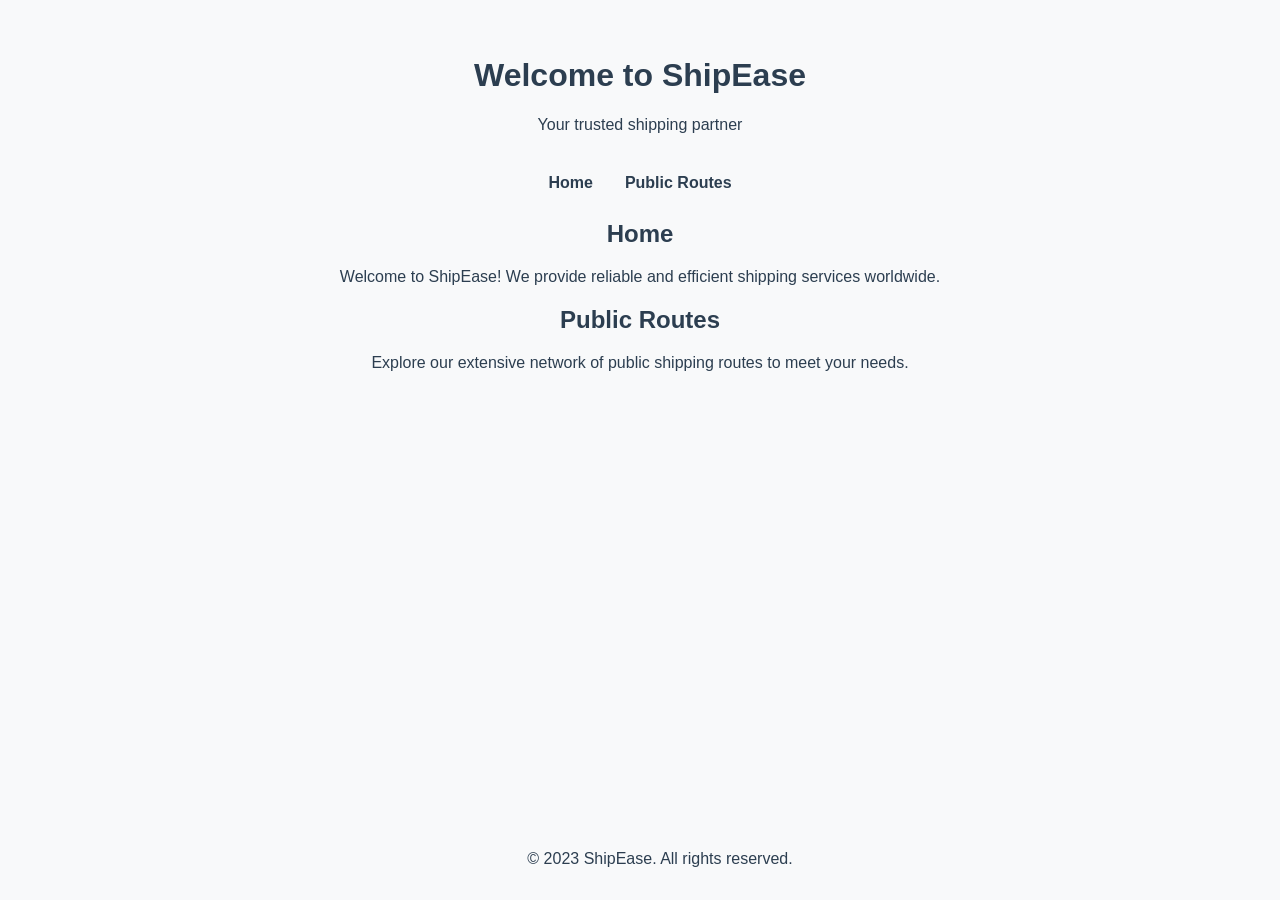
<file: index.html>
<!DOCTYPE html>
<html lang="en">
<head>
    <meta charset="UTF-8">
    <meta name="viewport" content="width=device-width, initial-scale=1.0">
    <title>Welcome to ShipEase</title>
    <link rel="stylesheet" href="style.css">
</head>
<body>
    <header>
        <h1>Welcome to ShipEase</h1>
        <p>Your trusted shipping partner</p>
    </header>
    <nav>
        <ul>
            <li><a href="index.html">Home</a></li>
            <li><a href="new.html">Public Routes</a></li>
        </ul>
    </nav>
    <main>
        <section id="home">
            <h2>Home</h2>
            <p>Welcome to ShipEase! We provide reliable and efficient shipping services worldwide.</p>
        </section>
        <section id="public-routes">
            <h2>Public Routes</h2>
            <p>Explore our extensive network of public shipping routes to meet your needs.</p>
        </section>
    </main>
    <footer>
        <p>&copy; 2023 ShipEase. All rights reserved.</p>
    </footer>
</body>
</html>
</file>
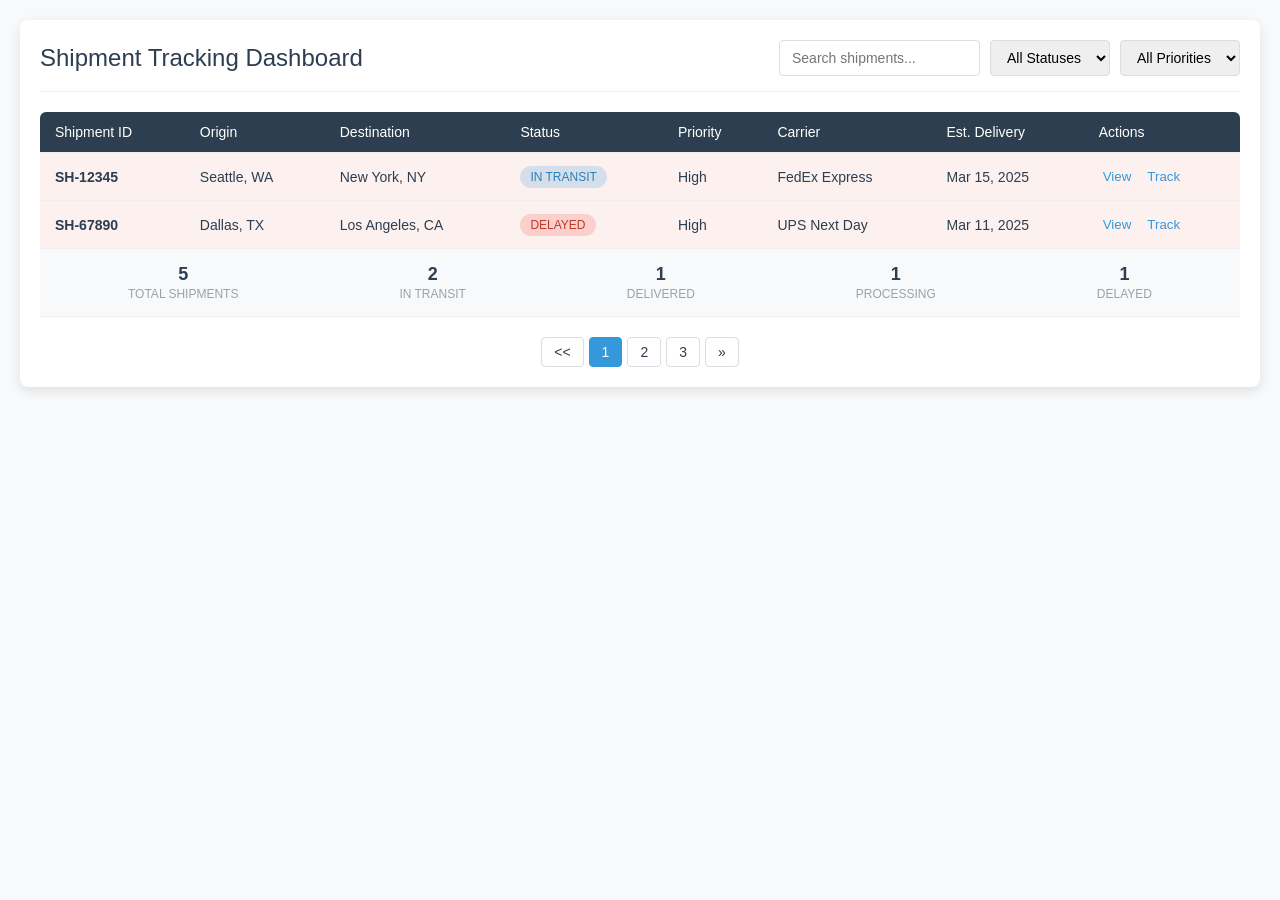
<file: new.html>
<!DOCTYPE html>
<html>
<head>
<link rel="stylesheet" href="style.css">
</head>
<body>
    <div class="dashboard-container">
        <div class="dashboard-header">
            <h2 class="dashboard-title">Shipment Tracking Dashboard</h2>
            <div class="dashboard-controls">
                <input type="text" placeholder="Search shipments...">
                <select>
                    <option>All Statuses</option>
                    <option>In Transit</option>
                    <option>Delivered</option>
                    <option>Processing</option>
                    <option>Delayed</option>
                </select>
                <select>
                    <option>All Priorities</option>
                    <option>High</option>
                    <option>Medium</option>
                    <option>Low</option>
                </select>
            </div>
        </div>
        
        <table>
            <thead>
                <tr>
                    <th>Shipment ID</th>
                    <th>Origin</th>
                    <th>Destination</th>
                    <th>Status</th>
                    <th>Priority</th>
                    <th>Carrier</th>
                    <th>Est. Delivery</th>
                    <th>Actions</th>
                </tr>
            </thead>
            <tbody id="shipment-table-body">
                <tr class="priority-high">
                    <td><strong>SH-12345</strong></td>
                    <td>Seattle, WA</td>
                    <td>New York, NY</td>
                    <td><span class="status-badge status-in-transit">In Transit</span></td>
                    <td>High</td>
                    <td>FedEx Express</td>
                    <td class="date-upcoming">Mar 15, 2025</td>
                    <td class="actions">
                        <button class="action-btn">View</button>
                        <button class="action-btn">Track</button>
                    </td>
                </tr>
                <tr class="priority-high">
                    <td><strong>SH-67890</strong></td>
                    <td>Dallas, TX</td>
                    <td>Los Angeles, CA</td>
                    <td><span class="status-badge status-delayed">Delayed</span></td>
                    <td>High</td>
                    <td>UPS Next Day</td>
                    <td class="date-overdue">Mar 11, 2025</td>
                    <td class="actions">
                        <button class="action-btn">View</button>
                        <button class="action-btn">Track</button>
                    </td>
                </tr>
                <tr class="priority-medium">
                    <td><strong>SH-24680</strong></td>
                    <td>Miami, FL</td>
                    <td>Chicago, IL</td>
                    <td><span class="status-badge status-delivered">Delivered</span></td>
                    <td>Medium</td>
                    <td>DHL</td>
                    <td>Mar 12, 2025</td>
                    <td class="actions">
                        <button class="action-btn">View</button>
                        <button class="action-btn">Receipt</button>
                    </td>
                </tr>
                <tr class="priority-low">
                    <td><strong>SH-13579</strong></td>
                    <td>Boston, MA</td>
                    <td>San Francisco, CA</td>
                    <td><span class="status-badge status-processing">Processing</span></td>
                    <td>Low</td>
                    <td>USPS Priority</td>
                    <td class="date-upcoming">Mar 18, 2025</td>
                    <td class="actions">
                        <button class="action-btn">View</button>
                        <button class="action-btn">Edit</button>
                    </td>
                </tr>
                <tr class="priority-medium">
                    <td><strong>SH-97531</strong></td>
                    <td>Atlanta, GA</td>
                    <td>Denver, CO</td>
                    <td><span class="status-badge status-in-transit">In Transit</span></td>
                    <td>Medium</td>
                    <td>Amazon Logistics</td>
                    <td class="date-today">Mar 13, 2025</td>
                    <td class="actions">
                        <button class="action-btn">View</button>
                        <button class="action-btn">Track</button>
                    </td>
                </tr>
            </tbody>
            <tfoot>
                <tr>
                    <td colspan="8">
                        <div class="summary-stats">
                            <div class="stat-item">
                                <div class="stat-value">5</div>
                                <div class="stat-label">Total Shipments</div>
                            </div>
                            <div class="stat-item">
                                <div class="stat-value">2</div>
                                <div class="stat-label">In Transit</div>
                            </div>
                            <div class="stat-item">
                                <div class="stat-value">1</div>
                                <div class="stat-label">Delivered</div>
                            </div>
                            <div class="stat-item">
                                <div class="stat-value">1</div>
                                <div class="stat-label">Processing</div>
                            </div>
                            <div class="stat-item">
                                <div class="stat-value">1</div>
                                <div class="stat-label">Delayed</div>
                            </div>
                        </div>
                    </td>
                </tr>
            </tfoot>
        </table>
        
        <div class="pagination">
            <button class="page-btn" onclick="changePage('first')"><<</button>
            <button class="page-btn active" onclick="changePage(1)">1</button>
            <button class="page-btn" onclick="changePage(2)">2</button>
            <button class="page-btn" onclick="changePage(3)">3</button>
            <button class="page-btn" onclick="changePage('last')">»</button>
        </div>
    </div>

    <script src="work.js"></script>
</body>
</html>
</file>
<file: style.css>
:root {
            --primary: #2c3e50;
            --secondary: #3498db;
            --success: #27ae60;
            --warning: #e67e22;
            --danger: #e74c3c;
            --light: #ecf0f1;
            --dark: #2c3e50;
            --gray: #95a5a6;
        }
        
        body {
            font-family: 'Segoe UI', Tahoma, Geneva, Verdana, sans-serif;
            background-color: #f8f9fa;
            color: var(--dark);
            margin: 0;
            padding: 20px;
        }
        header {
            background-color: var(--primary-color);
            color: var(--text-color);
            padding: 1rem 0;
            text-align: center;
        }
        nav {
            background-color: var(--secondary-color);
            padding: 0.5rem;
        }
        nav ul {
            list-style: none;
            margin: 0;
            padding: 0;
            display: flex;
            justify-content: center;
        }
        nav ul li {
            margin: 0 1rem;
        }
        nav ul li a {
            color: var(--text-color);
            text-decoration: none;
            font-weight: bold;
        }
        nav ul li a:hover {
            text-decoration: underline;
        }
        main {
            padding: var(--padding-main);
            text-align: center;
        }
        footer {
            background-color: var(--primary-color);
            color: var(--text-color);
            text-align: center;
            padding: 1rem 0;
            position: fixed;
            bottom: 0;
            width: 100%;
        }
        .dashboard-container {
            max-width: 1200px;
            margin: 0 auto;
            background-color: white;
            border-radius: 8px;
            box-shadow: 0 4px 12px rgba(0, 0, 0, 0.1);
            padding: 20px;
        }
        
        .dashboard-header {
            display: flex;
            justify-content: space-between;
            align-items: center;
            margin-bottom: 20px;
            padding-bottom: 15px;
            border-bottom: 1px solid #eee;
        }
        
        .dashboard-title {
            color: var(--primary);
            margin: 0;
            font-weight: 500;
        }
        
        .dashboard-controls {
            display: flex;
            gap: 10px;
        }
        
        .dashboard-controls select,
        .dashboard-controls input {
            padding: 8px 12px;
            border: 1px solid #ddd;
            border-radius: 4px;
            font-size: 14px;
        }
        
        /* Enhanced Table Styling */
        table {
            width: 100%;
            border-collapse: separate;
            border-spacing: 0;
            font-size: 14px;
            margin-bottom: 20px;
        }
        
        th, td {
            padding: 12px 15px;
            text-align: left;
            border-bottom: 1px solid #eee;
        }
        
        th {
            background-color: var(--primary);
            color: white;
            font-weight: 500;
            position: sticky;
            top: 0;
        }
        
        th:first-child {
            border-top-left-radius: 6px;
        }
        
        th:last-child {
            border-top-right-radius: 6px;
        }
        
        tbody tr:hover {
            background-color: rgba(52, 152, 219, 0.05);
        }
        
        /* Status Badges */
        .status-badge {
            display: inline-block;
            padding: 4px 10px;
            border-radius: 12px;
            font-size: 12px;
            font-weight: 500;
            text-transform: uppercase;
        }
        
        .status-in-transit {
            background-color: rgba(52, 152, 219, 0.2);
            color: #2980b9;
        }
        
        .status-delivered {
            background-color: rgba(46, 204, 113, 0.2);
            color: #27ae60;
        }
        
        .status-processing {
            background-color: rgba(155, 89, 182, 0.2);
            color: #8e44ad;
        }
        
        .status-delayed {
            background-color: rgba(231, 76, 60, 0.2);
            color: #c0392b;
        }
        
        /* Priority Indicators */
        tr.priority-high {
            background-color: rgba(231, 76, 60, 0.08);
            border-left: 4px solid var(--danger);
        }
        
        tr.priority-medium {
            background-color: rgba(230, 126, 34, 0.08);
            border-left: 4px solid var(--warning);
        }
        
        tr.priority-low {
            border-left: 4px solid var(--gray);
        }
        
        /* Delivery Date Styling */
        .date-upcoming {
            color: var(--dark);
        }
        
        .date-today {
            color: var(--warning);
            font-weight: 500;
        }
        
        .date-overdue {
            color: var(--danger);
            font-weight: 500;
        }
        
        /* Actions Column */
        .actions {
            display: flex;
            gap: 8px;
        }
        
        .action-btn {
            background: none;
            border: none;
            color: var(--secondary);
            cursor: pointer;
            padding: 4px;
            border-radius: 4px;
        }
        
        .action-btn:hover {
            background-color: rgba(52, 152, 219, 0.1);
        }
        
        /* Footer Styling */
        tfoot {
            background-color: #f8f9fa;
            font-weight: 500;
        }
        
        tfoot td {
            padding: 15px;
        }
        
        .summary-stats {
            display: flex;
            justify-content: space-around;
            gap: 15px;
        }
        
        .stat-item {
            display: flex;
            flex-direction: column;
            align-items: center;
        }
        
        .stat-value {
            font-size: 18px;
            font-weight: 600;
            margin-bottom: 2px;
        }
        
        .stat-label {
            font-size: 12px;
            color: var(--gray);
            text-transform: uppercase;
        }
        
        /* Pagination Controls */
        .pagination {
            display: flex;
            justify-content: center;
            gap: 5px;
            margin-top: 20px;
        }
        
        .page-btn {
            border: 1px solid #ddd;
            background-color: white;
            color: var(--primary);
            border-radius: 4px;
            padding: 6px 12px;
            cursor: pointer;
            font-size: 14px;
        }
        
        .page-btn.active {
            background-color: var(--secondary);
            color: white;
            border-color: var(--secondary);
        }
        
        .page-btn:hover:not(.active) {
            background-color: #f8f9fa;
        }
</file>
